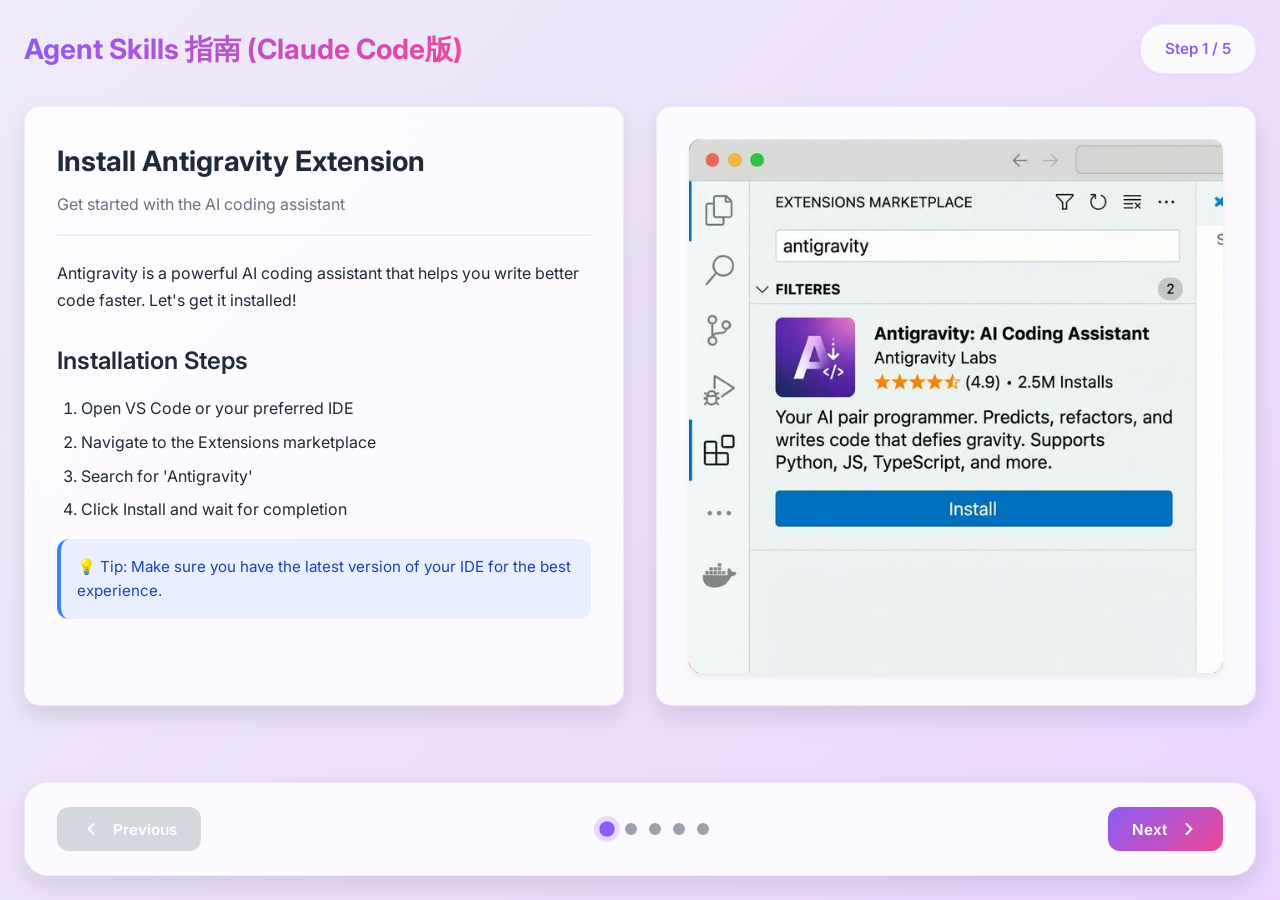
<file: example/agent-skill-claude/index.html>
<!doctype html>
<html lang="zh-CN">
  <head>
    <meta charset="UTF-8" />
    <meta name="viewport" content="width=device-width, initial-scale=1.0" />
    <meta
      name="description"
      content="Agent Skills 指南 - Interactive step-by-step guide for Antigravity"
    />
    <title>Agent Skills 指南 (Claude Code版)</title>

    <!-- Google Fonts -->
    <link rel="preconnect" href="https://fonts.googleapis.com" />
    <link rel="preconnect" href="https://fonts.gstatic.com" crossorigin />
    <link
      href="https://fonts.googleapis.com/css2?family=Inter:wght@300;400;500;600;700&family=JetBrains+Mono:wght@400;500&display=swap"
      rel="stylesheet"
    />

    <!-- Styles -->
    <link rel="stylesheet" href="styles.css" />
  </head>
  <body>
    <div class="app-shell">
      <!-- Header -->
      <header class="header">
        <div class="header-content">
          <h1 class="app-title">Agent Skills 指南 (Claude Code版)</h1>
          <div class="step-counter" id="stepCounter" aria-live="polite">
            <span
              >Step <span id="currentStepNum">1</span> /
              <span id="totalSteps">5</span></span
            >
          </div>
        </div>
      </header>

      <!-- Main Content -->
      <main class="main-content">
        <div class="content-container">
          <!-- Left Panel: Instructions -->
          <div class="left-panel card" id="leftPanel">
            <div class="panel-header">
              <h2 class="step-title" id="stepTitle">Loading...</h2>
              <p class="step-subtitle" id="stepSubtitle"></p>
            </div>
            <div class="panel-body" id="leftContent">
              <!-- Dynamic content will be inserted here -->
            </div>
          </div>

          <!-- Right Panel: Media -->
          <div class="right-panel card" id="rightPanel">
            <div class="media-container" id="mediaContainer">
              <!-- Dynamic media will be inserted here -->
            </div>
          </div>
        </div>
      </main>

      <!-- Footer Navigation -->
      <footer class="footer">
        <div class="footer-content">
          <!-- Previous Button -->
          <button
            class="nav-button nav-button-prev"
            id="prevButton"
            aria-label="Previous step"
            disabled
          >
            <svg
              width="20"
              height="20"
              viewBox="0 0 20 20"
              fill="none"
              xmlns="http://www.w3.org/2000/svg"
            >
              <path
                d="M12.5 15L7.5 10L12.5 5"
                stroke="currentColor"
                stroke-width="2"
                stroke-linecap="round"
                stroke-linejoin="round"
              />
            </svg>
            <span>Previous</span>
          </button>

          <!-- Step Dots -->
          <div
            class="step-dots"
            id="stepDots"
            role="tablist"
            aria-label="Step navigation"
          >
            <!-- Dynamic dots will be inserted here -->
          </div>

          <!-- Next Button -->
          <button
            class="nav-button nav-button-next"
            id="nextButton"
            aria-label="Next step"
          >
            <span>Next</span>
            <svg
              width="20"
              height="20"
              viewBox="0 0 20 20"
              fill="none"
              xmlns="http://www.w3.org/2000/svg"
            >
              <path
                d="M7.5 15L12.5 10L7.5 5"
                stroke="currentColor"
                stroke-width="2"
                stroke-linecap="round"
                stroke-linejoin="round"
              />
            </svg>
          </button>
        </div>
      </footer>
    </div>

    <!-- Scripts -->
    <script src="steps.js"></script>
    <script src="app.js"></script>
  </body>
</html>
</file>
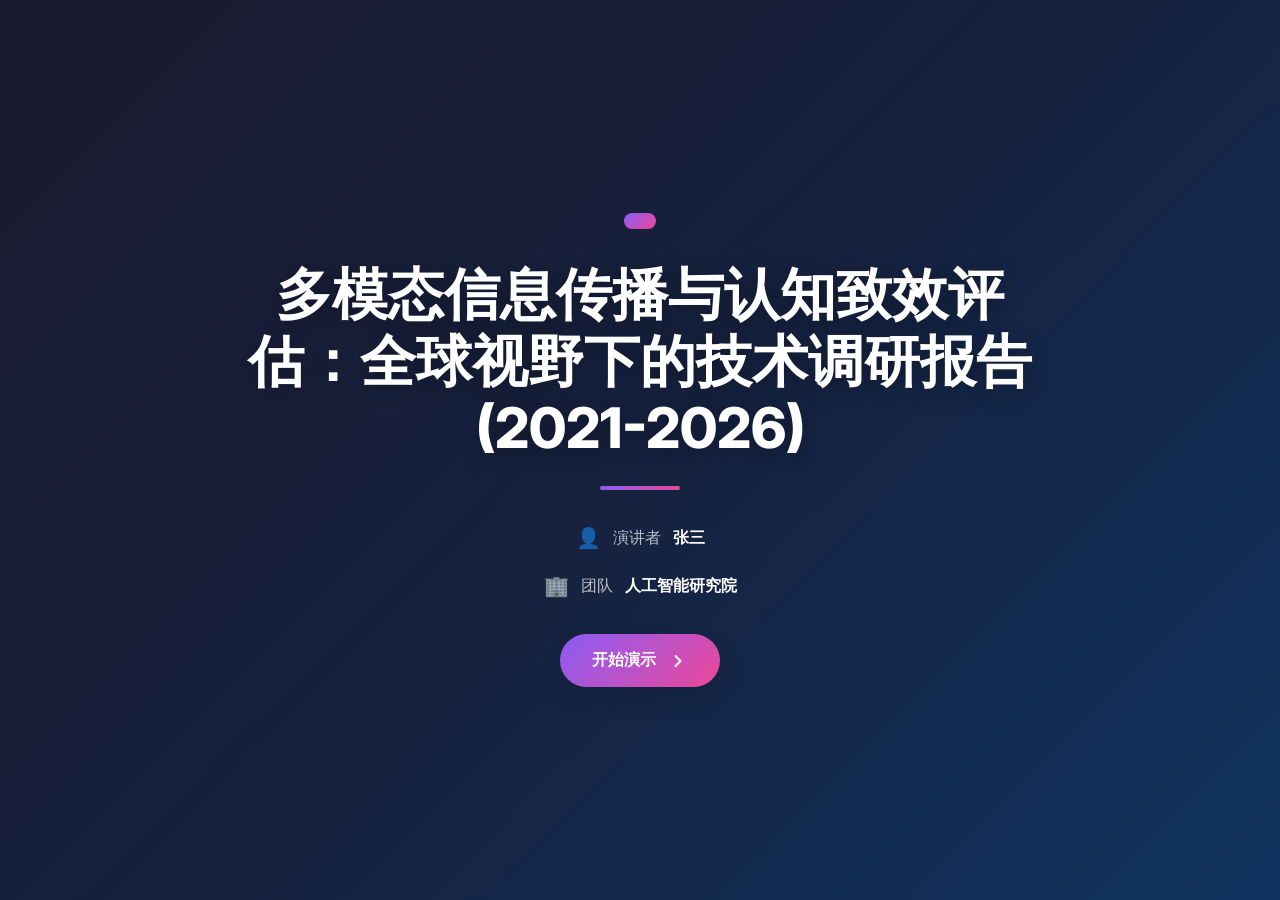
<file: example/POA3/index.html>
<!doctype html>
<html lang="zh-CN">
  <head>
    <meta charset="UTF-8" />
    <meta name="viewport" content="width=device-width, initial-scale=1.0" />
    <meta name="description" content="多模态信息传播与认知致效评估：全球视野下的技术调研报告 (2021-2026) - Interactive step-by-step guide" />
    <title>多模态信息传播与认知致效评估：全球视野下的技术调研报告 (2021-2026)</title>

    <!-- Google Fonts -->
    <link rel="preconnect" href="https://fonts.googleapis.com" />
    <link rel="preconnect" href="https://fonts.gstatic.com" crossorigin />
    <link href="https://fonts.googleapis.com/css2?family=Inter:wght@300;400;500;600;700&family=JetBrains+Mono:wght@400;500&display=swap" rel="stylesheet" />

    <!-- Styles -->
    <link rel="stylesheet" href="styles.css" />
  </head>
  <body>
    <div class="app-shell">
      <!-- Cover Slide -->
      <div class="cover-slide" id="coverSlide">
        <div class="cover-content">
          <div class="cover-badge" id="coverBadge"></div>
          <h1 class="cover-title" id="coverTitle">多模态信息传播与认知致效评估：全球视野下的技术调研报告 (2021-2026)</h1>
          <div class="cover-divider"></div>
          <div class="cover-meta">
            <div class="cover-meta-item" id="coverSpeakerRow">
              <span class="cover-meta-icon">👤</span>
              <span class="cover-meta-label">演讲者</span>
              <span class="cover-meta-value" id="coverSpeaker"></span>
            </div>
            <div class="cover-meta-item" id="coverTeamRow">
              <span class="cover-meta-icon">🏢</span>
              <span class="cover-meta-label">团队</span>
              <span class="cover-meta-value" id="coverTeam"></span>
            </div>
          </div>
        </div>
        <button class="cover-start-btn" id="coverStartBtn">
          <span>开始演示</span>
          <svg width="20" height="20" viewBox="0 0 20 20" fill="none">
            <path d="M7.5 15L12.5 10L7.5 5" stroke="currentColor" stroke-width="2" stroke-linecap="round" stroke-linejoin="round"/>
          </svg>
        </button>
      </div>

      <!-- Header -->
      <header class="header">
        <div class="header-content">
          <h1 class="app-title">多模态信息传播与认知致效评估：全球视野下的技术调研报告 (2021-2026)</h1>
          <div class="step-counter" id="stepCounter" aria-live="polite">
            <span>Step <span id="currentStepNum">1</span> / <span id="totalSteps">9</span></span>
          </div>
        </div>
      </header>

      <!-- Main Content -->
      <main class="main-content">
        <div class="content-container">
          <!-- Left Panel: Instructions -->
          <div class="left-panel card" id="leftPanel">
            <div class="panel-header">
              <h2 class="step-title" id="stepTitle">Loading...</h2>
              <p class="step-subtitle" id="stepSubtitle"></p>
            </div>
            <div class="panel-body" id="leftContent"></div>
            <div class="key-points" id="keyPoints">
              <div class="key-points-header">
                <span class="key-points-icon" id="keyPointsIcon"></span>
                <h3 class="key-points-title" id="keyPointsTitle">Key Points</h3>
              </div>
              <ul class="key-points-list" id="keyPointsList"></ul>
            </div>
          </div>

          <!-- Right Panel: Media -->
          <div class="right-panel card" id="rightPanel">
            <div class="media-container" id="mediaContainer"></div>
          </div>
        </div>
      </main>

      <!-- Footer Navigation -->
      <footer class="footer">
        <div class="footer-content">
          <button class="nav-button nav-button-prev" id="prevButton" aria-label="Previous step" disabled>
            <svg width="20" height="20" viewBox="0 0 20 20" fill="none">
              <path d="M12.5 15L7.5 10L12.5 5" stroke="currentColor" stroke-width="2" stroke-linecap="round" stroke-linejoin="round"/>
            </svg>
            <span>Previous</span>
          </button>

          <div class="step-dots" id="stepDots" role="tablist" aria-label="Step navigation"></div>

          <button class="nav-button nav-button-next" id="nextButton" aria-label="Next step">
            <span>Next</span>
            <svg width="20" height="20" viewBox="0 0 20 20" fill="none">
              <path d="M7.5 15L12.5 10L7.5 5" stroke="currentColor" stroke-width="2" stroke-linecap="round" stroke-linejoin="round"/>
            </svg>
          </button>
        </div>
      </footer>
    </div>

    <!-- Scripts -->
    <script src="steps.js"></script>
    <script src="app.js"></script>
  </body>
</html>
</file>
<file: example/agent-skill-claude/styles.css>
:root {
  /* Color Palette */
  --bg-primary: #f0ebf8;
  --bg-secondary: #ffffff;
  --bg-card: rgba(255, 255, 255, 0.85);
  --bg-card-hover: rgba(255, 255, 255, 0.95);

  --accent-primary: #8b5cf6;
  --accent-secondary: #ec4899;
  --accent-success: #10b981;
  --accent-warning: #f59e0b;
  --accent-info: #3b82f6;

  --text-primary: #1f2937;
  --text-secondary: #6b7280;
  --text-muted: #9ca3af;

  --border-color: rgba(139, 92, 246, 0.1);
  --shadow-sm: 0 1px 3px rgba(0, 0, 0, 0.05);
  --shadow-md: 0 4px 6px rgba(0, 0, 0, 0.07);
  --shadow-lg: 0 10px 25px rgba(0, 0, 0, 0.1);
  --shadow-xl: 0 20px 40px rgba(0, 0, 0, 0.12);

  /* Typography */
  --font-sans:
    "Inter", -apple-system, BlinkMacSystemFont, "Segoe UI", sans-serif;
  --font-mono: "JetBrains Mono", "Courier New", monospace;

  /* Spacing */
  --spacing-xs: 0.5rem;
  --spacing-sm: 0.75rem;
  --spacing-md: 1rem;
  --spacing-lg: 1.5rem;
  --spacing-xl: 2rem;
  --spacing-2xl: 3rem;

  /* Border Radius */
  --radius-sm: 0.5rem;
  --radius-md: 0.75rem;
  --radius-lg: 1rem;
  --radius-xl: 1.5rem;

  /* Transitions */
  --transition-fast: 150ms cubic-bezier(0.4, 0, 0.2, 1);
  --transition-base: 250ms cubic-bezier(0.4, 0, 0.2, 1);
  --transition-slow: 350ms cubic-bezier(0.4, 0, 0.2, 1);
}

/* Reset & Base Styles */
* {
  margin: 0;
  padding: 0;
  box-sizing: border-box;
}

body {
  font-family: var(--font-sans);
  background: linear-gradient(135deg, #f0ebf8 0%, #e9d5ff 100%);
  color: var(--text-primary);
  line-height: 1.6;
  min-height: 100vh;
  overflow-x: hidden;
}

/* App Shell */
.app-shell {
  display: flex;
  flex-direction: column;
  min-height: 100vh;
  max-width: 1400px;
  margin: 0 auto;
  padding: var(--spacing-lg);
}

/* Header */
.header {
  margin-bottom: var(--spacing-xl);
  animation: slideDown 0.5s var(--transition-base);
}

.header-content {
  display: flex;
  justify-content: space-between;
  align-items: center;
  flex-wrap: wrap;
  gap: var(--spacing-md);
}

.app-title {
  font-size: 1.75rem;
  font-weight: 700;
  background: linear-gradient(
    135deg,
    var(--accent-primary),
    var(--accent-secondary)
  );
  -webkit-background-clip: text;
  -webkit-text-fill-color: transparent;
  background-clip: text;
}

.step-counter {
  background: var(--bg-card);
  backdrop-filter: blur(10px);
  border: 1px solid var(--border-color);
  padding: var(--spacing-sm) var(--spacing-lg);
  border-radius: var(--radius-xl);
  font-weight: 600;
  font-size: 0.95rem;
  color: var(--accent-primary);
  box-shadow: var(--shadow-sm);
  transition: all var(--transition-base);
}

.step-counter:hover {
  transform: translateY(-2px);
  box-shadow: var(--shadow-md);
}

/* Main Content */
.main-content {
  flex: 1;
  margin-bottom: var(--spacing-xl);
}

.content-container {
  display: grid;
  grid-template-columns: 1fr 1fr;
  gap: var(--spacing-xl);
  animation: fadeIn 0.6s var(--transition-base);
}

/* Card Styles */
.card {
  background: var(--bg-card);
  backdrop-filter: blur(20px);
  border: 1px solid var(--border-color);
  border-radius: var(--radius-lg);
  padding: var(--spacing-xl);
  box-shadow: var(--shadow-lg);
  transition: all var(--transition-base);
  overflow: hidden;
}

.card:hover {
  box-shadow: var(--shadow-xl);
  border-color: rgba(139, 92, 246, 0.2);
}

/* Left Panel */
.left-panel {
  display: flex;
  flex-direction: column;
  gap: var(--spacing-lg);
}

.panel-header {
  border-bottom: 2px solid var(--border-color);
  padding-bottom: var(--spacing-md);
}

.step-title {
  font-size: 1.75rem;
  font-weight: 700;
  color: var(--text-primary);
  margin-bottom: var(--spacing-xs);
}

.step-subtitle {
  font-size: 1rem;
  color: var(--text-secondary);
  font-weight: 400;
}

.panel-body {
  display: flex;
  flex-direction: column;
  gap: var(--spacing-md);
}

/* Content Block Styles */
.content-paragraph {
  color: var(--text-primary);
  font-size: 1rem;
  line-height: 1.7;
}

.content-heading {
  font-weight: 600;
  color: var(--text-primary);
  margin-top: var(--spacing-sm);
}

.content-heading.h2 {
  font-size: 1.5rem;
}

.content-heading.h3 {
  font-size: 1.25rem;
}

.content-list {
  padding-left: var(--spacing-lg);
  display: flex;
  flex-direction: column;
  gap: var(--spacing-xs);
}

.content-list li {
  color: var(--text-primary);
  line-height: 1.6;
}

.content-list.ordered {
  list-style-type: decimal;
}

.content-list.unordered {
  list-style-type: disc;
}

/* Callout Styles */
.callout {
  padding: var(--spacing-md);
  border-radius: var(--radius-md);
  border-left: 4px solid;
  font-size: 0.95rem;
  line-height: 1.6;
}

.callout.info {
  background: rgba(59, 130, 246, 0.1);
  border-color: var(--accent-info);
  color: #1e40af;
}

.callout.warning {
  background: rgba(245, 158, 11, 0.1);
  border-color: var(--accent-warning);
  color: #92400e;
}

.callout.success {
  background: rgba(16, 185, 129, 0.1);
  border-color: var(--accent-success);
  color: #065f46;
}

/* Code Tabs */
.code-tabs {
  border: 1px solid var(--border-color);
  border-radius: var(--radius-md);
  overflow: hidden;
  background: var(--bg-secondary);
}

.tab-buttons {
  display: flex;
  background: rgba(139, 92, 246, 0.05);
  border-bottom: 1px solid var(--border-color);
}

.tab-button {
  flex: 1;
  padding: var(--spacing-sm) var(--spacing-md);
  border: none;
  background: transparent;
  color: var(--text-secondary);
  font-family: var(--font-sans);
  font-size: 0.9rem;
  font-weight: 500;
  cursor: pointer;
  transition: all var(--transition-fast);
  border-right: 1px solid var(--border-color);
}

.tab-button:last-child {
  border-right: none;
}

.tab-button.active {
  background: var(--bg-secondary);
  color: var(--accent-primary);
  font-weight: 600;
}

.tab-button:hover:not(.active) {
  background: rgba(139, 92, 246, 0.08);
  color: var(--text-primary);
}

.tab-content {
  display: none;
  position: relative;
}

.tab-content.active {
  display: block;
}

.code-block {
  position: relative;
}

.code-block pre {
  margin: 0;
  padding: var(--spacing-md);
  overflow-x: auto;
  font-family: var(--font-mono);
  font-size: 0.9rem;
  line-height: 1.6;
  background: #1f2937;
  color: #e5e7eb;
}

.copy-button {
  position: absolute;
  top: var(--spacing-sm);
  right: var(--spacing-sm);
  padding: var(--spacing-xs) var(--spacing-sm);
  background: rgba(255, 255, 255, 0.1);
  border: 1px solid rgba(255, 255, 255, 0.2);
  border-radius: var(--radius-sm);
  color: #e5e7eb;
  font-family: var(--font-sans);
  font-size: 0.8rem;
  cursor: pointer;
  transition: all var(--transition-fast);
}

.copy-button:hover {
  background: rgba(255, 255, 255, 0.2);
}

.copy-button.copied {
  background: var(--accent-success);
  border-color: var(--accent-success);
}

/* Right Panel */
.right-panel {
  display: flex;
  align-items: center;
  justify-content: center;
  min-height: 400px;
}

.media-container {
  width: 100%;
  height: 100%;
  display: flex;
  align-items: center;
  justify-content: center;
}

.media-image,
.media-video {
  max-width: 100%;
  height: auto;
  border-radius: var(--radius-md);
  box-shadow: var(--shadow-md);
}

.media-iframe {
  width: 100%;
  height: 500px;
  border: none;
  border-radius: var(--radius-md);
  box-shadow: var(--shadow-md);
}

.media-placeholder {
  width: 100%;
  height: 400px;
  display: flex;
  align-items: center;
  justify-content: center;
  background: linear-gradient(
    135deg,
    rgba(139, 92, 246, 0.1),
    rgba(236, 72, 153, 0.1)
  );
  border-radius: var(--radius-md);
  color: var(--text-muted);
  font-size: 1.1rem;
  font-weight: 500;
}

/* Footer */
.footer {
  animation: slideUp 0.5s var(--transition-base);
}

.footer-content {
  display: flex;
  justify-content: space-between;
  align-items: center;
  gap: var(--spacing-lg);
  background: var(--bg-card);
  backdrop-filter: blur(20px);
  border: 1px solid var(--border-color);
  border-radius: var(--radius-xl);
  padding: var(--spacing-lg) var(--spacing-xl);
  box-shadow: var(--shadow-lg);
}

/* Navigation Buttons */
.nav-button {
  display: flex;
  align-items: center;
  gap: var(--spacing-sm);
  padding: var(--spacing-sm) var(--spacing-lg);
  background: linear-gradient(
    135deg,
    var(--accent-primary),
    var(--accent-secondary)
  );
  color: white;
  border: none;
  border-radius: var(--radius-md);
  font-family: var(--font-sans);
  font-size: 0.95rem;
  font-weight: 600;
  cursor: pointer;
  transition: all var(--transition-base);
  box-shadow: var(--shadow-sm);
}

.nav-button:hover:not(:disabled) {
  transform: translateY(-2px);
  box-shadow: var(--shadow-md);
}

.nav-button:active:not(:disabled) {
  transform: translateY(0);
}

.nav-button:disabled {
  opacity: 0.4;
  cursor: not-allowed;
  background: var(--text-muted);
}

/* Step Dots */
.step-dots {
  display: flex;
  gap: var(--spacing-sm);
  align-items: center;
}

.step-dot {
  width: 12px;
  height: 12px;
  border-radius: 50%;
  background: var(--text-muted);
  border: 2px solid transparent;
  cursor: pointer;
  transition: all var(--transition-base);
}

.step-dot:hover {
  transform: scale(1.2);
  background: var(--accent-primary);
}

.step-dot.active {
  background: var(--accent-primary);
  transform: scale(1.3);
  box-shadow: 0 0 0 4px rgba(139, 92, 246, 0.2);
}

/* Animations */
@keyframes fadeIn {
  from {
    opacity: 0;
    transform: translateY(20px);
  }
  to {
    opacity: 1;
    transform: translateY(0);
  }
}

@keyframes slideDown {
  from {
    opacity: 0;
    transform: translateY(-20px);
  }
  to {
    opacity: 1;
    transform: translateY(0);
  }
}

@keyframes slideUp {
  from {
    opacity: 0;
    transform: translateY(20px);
  }
  to {
    opacity: 1;
    transform: translateY(0);
  }
}

/* Responsive Design */
@media (max-width: 1024px) {
  .content-container {
    grid-template-columns: 1fr;
  }

  .right-panel {
    min-height: 300px;
  }
}

@media (max-width: 768px) {
  .app-shell {
    padding: var(--spacing-md);
  }

  .app-title {
    font-size: 1.25rem;
  }

  .step-counter {
    font-size: 0.85rem;
    padding: var(--spacing-xs) var(--spacing-md);
  }

  .card {
    padding: var(--spacing-lg);
  }

  .step-title {
    font-size: 1.5rem;
  }

  .footer-content {
    padding: var(--spacing-md);
    gap: var(--spacing-md);
  }

  .nav-button span {
    display: none;
  }

  .nav-button {
    padding: var(--spacing-sm);
  }
}

@media (max-width: 480px) {
  .step-dots {
    gap: var(--spacing-xs);
  }

  .step-dot {
    width: 10px;
    height: 10px;
  }
}
</file>
<file: example/POA3/styles.css>
:root {
  /* Color Palette */
  --bg-primary: #f0ebf8;
  --bg-secondary: #ffffff;
  --bg-card: rgba(255, 255, 255, 0.85);
  --bg-card-hover: rgba(255, 255, 255, 0.95);

  --accent-primary: #8b5cf6;
  --accent-secondary: #ec4899;
  --accent-success: #10b981;
  --accent-warning: #f59e0b;
  --accent-info: #3b82f6;

  --text-primary: #1f2937;
  --text-secondary: #6b7280;
  --text-muted: #9ca3af;

  --border-color: rgba(139, 92, 246, 0.1);
  --shadow-sm: 0 1px 3px rgba(0, 0, 0, 0.05);
  --shadow-md: 0 4px 6px rgba(0, 0, 0, 0.07);
  --shadow-lg: 0 10px 25px rgba(0, 0, 0, 0.1);
  --shadow-xl: 0 20px 40px rgba(0, 0, 0, 0.12);

  /* Typography */
  --font-sans: "Inter", -apple-system, BlinkMacSystemFont, "Segoe UI", sans-serif;
  --font-mono: "JetBrains Mono", "Courier New", monospace;

  /* Spacing */
  --spacing-xs: 0.5rem;
  --spacing-sm: 0.75rem;
  --spacing-md: 1rem;
  --spacing-lg: 1.5rem;
  --spacing-xl: 2rem;
  --spacing-2xl: 3rem;

  /* Border Radius */
  --radius-sm: 0.5rem;
  --radius-md: 0.75rem;
  --radius-lg: 1rem;
  --radius-xl: 1.5rem;

  /* Transitions */
  --transition-fast: 150ms cubic-bezier(0.4, 0, 0.2, 1);
  --transition-base: 250ms cubic-bezier(0.4, 0, 0.2, 1);
  --transition-slow: 350ms cubic-bezier(0.4, 0, 0.2, 1);
}

/* Reset & Base Styles */
* {
  margin: 0;
  padding: 0;
  box-sizing: border-box;
}

body {
  font-family: var(--font-sans);
  background: linear-gradient(135deg, #f0ebf8 0%, #e9d5ff 100%);
  color: var(--text-primary);
  line-height: 1.6;
  min-height: 100vh;
  overflow-x: hidden;
}

/* Cover Slide - Full screen hero style */
.cover-slide {
  position: fixed;
  top: 0;
  left: 0;
  right: 0;
  bottom: 0;
  background: linear-gradient(135deg, #1a1a2e 0%, #16213e 50%, #0f3460 100%);
  display: flex;
  flex-direction: column;
  align-items: center;
  justify-content: center;
  z-index: 1000;
  padding: var(--spacing-xl);
}

.cover-slide.hidden {
  display: none;
}

.cover-content {
  text-align: center;
  max-width: 800px;
  animation: coverFadeIn 0.8s ease-out;
}

@keyframes coverFadeIn {
  from {
    opacity: 0;
    transform: translateY(30px);
  }
  to {
    opacity: 1;
    transform: translateY(0);
  }
}

.cover-badge {
  display: inline-block;
  padding: var(--spacing-xs) var(--spacing-md);
  background: linear-gradient(135deg, var(--accent-primary), var(--accent-secondary));
  color: white;
  font-size: 0.75rem;
  font-weight: 600;
  text-transform: uppercase;
  letter-spacing: 0.1em;
  border-radius: 50px;
  margin-bottom: var(--spacing-lg);
  animation: coverBadgePop 0.5s ease-out 0.3s both;
}

@keyframes coverBadgePop {
  from {
    opacity: 0;
    transform: scale(0.8);
  }
  to {
    opacity: 1;
    transform: scale(1);
  }
}

.cover-title {
  font-size: 3.5rem;
  font-weight: 800;
  color: #ffffff;
  line-height: 1.2;
  margin-bottom: var(--spacing-lg);
  text-shadow: 0 4px 20px rgba(0, 0, 0, 0.3);
  animation: coverTitleSlide 0.6s ease-out 0.2s both;
}

@keyframes coverTitleSlide {
  from {
    opacity: 0;
    transform: translateX(-20px);
  }
  to {
    opacity: 1;
    transform: translateX(0);
  }
}

.cover-divider {
  width: 80px;
  height: 4px;
  background: linear-gradient(90deg, var(--accent-primary), var(--accent-secondary));
  border-radius: 2px;
  margin: 0 auto var(--spacing-xl);
  animation: coverDividerGrow 0.5s ease-out 0.5s both;
}

@keyframes coverDividerGrow {
  from {
    width: 0;
    opacity: 0;
  }
  to {
    width: 80px;
    opacity: 1;
  }
}

.cover-meta {
  display: flex;
  flex-direction: column;
  gap: var(--spacing-md);
  animation: coverMetaFade 0.5s ease-out 0.7s both;
}

@keyframes coverMetaFade {
  from {
    opacity: 0;
  }
  to {
    opacity: 1;
  }
}

.cover-meta-item {
  display: flex;
  align-items: center;
  justify-content: center;
  gap: var(--spacing-sm);
  font-size: 1rem;
  color: rgba(255, 255, 255, 0.7);
}

.cover-meta-icon {
  font-size: 1.25rem;
}

.cover-meta-label {
  font-weight: 500;
}

.cover-meta-value {
  color: #ffffff;
  font-weight: 600;
}

.cover-start-btn {
  margin-top: var(--spacing-xl);
  display: flex;
  align-items: center;
  gap: var(--spacing-sm);
  padding: var(--spacing-md) var(--spacing-xl);
  background: linear-gradient(135deg, var(--accent-primary), var(--accent-secondary));
  color: white;
  border: none;
  border-radius: 50px;
  font-size: 1rem;
  font-weight: 600;
  cursor: pointer;
  transition: all 0.3s ease;
  box-shadow: var(--shadow-lg);
  animation: coverBtnPulse 2s ease-in-out infinite 1s;
}

@keyframes coverBtnPulse {
  0%, 100% {
    transform: scale(1);
    box-shadow: var(--shadow-lg);
  }
  50% {
    transform: scale(1.05);
    box-shadow: var(--shadow-xl);
  }
}

.cover-start-btn:hover {
  transform: translateY(-2px);
  box-shadow: var(--shadow-xl);
}

.cover-start-btn:active {
  transform: translateY(0);
}

/* App Shell */
.app-shell {
  display: flex;
  flex-direction: column;
  min-height: 100vh;
  max-width: 1400px;
  margin: 0 auto;
  padding: var(--spacing-lg);
}

/* Header */
.header {
  margin-bottom: var(--spacing-xl);
  animation: slideDown 0.5s var(--transition-base);
}

.header-content {
  display: flex;
  justify-content: space-between;
  align-items: center;
  flex-wrap: wrap;
  gap: var(--spacing-md);
}

.app-title {
  font-size: 1.75rem;
  font-weight: 700;
  background: linear-gradient(135deg, var(--accent-primary), var(--accent-secondary));
  -webkit-background-clip: text;
  -webkit-text-fill-color: transparent;
  background-clip: text;
}

.step-counter {
  background: var(--bg-card);
  backdrop-filter: blur(10px);
  border: 1px solid var(--border-color);
  padding: var(--spacing-sm) var(--spacing-lg);
  border-radius: var(--radius-xl);
  font-weight: 600;
  font-size: 0.95rem;
  color: var(--accent-primary);
  box-shadow: var(--shadow-sm);
  transition: all var(--transition-base);
}

.step-counter:hover {
  transform: translateY(-2px);
  box-shadow: var(--shadow-md);
}

/* Main Content */
.main-content {
  flex: 1;
  margin-bottom: var(--spacing-xl);
}

.content-container {
  display: grid;
  grid-template-columns: 1fr 1fr;
  gap: var(--spacing-xl);
  animation: fadeIn 0.6s var(--transition-base);
}

/* Card Styles */
.card {
  background: var(--bg-card);
  backdrop-filter: blur(20px);
  border: 1px solid var(--border-color);
  border-radius: var(--radius-lg);
  padding: var(--spacing-xl);
  box-shadow: var(--shadow-lg);
  transition: all var(--transition-base);
  overflow: hidden;
}

.card:hover {
  box-shadow: var(--shadow-xl);
  border-color: rgba(139, 92, 246, 0.2);
}

/* Left Panel */
.left-panel {
  display: flex;
  flex-direction: column;
  gap: var(--spacing-lg);
}

.panel-header {
  border-bottom: 2px solid var(--border-color);
  padding-bottom: var(--spacing-md);
}

.step-title {
  font-size: 1.75rem;
  font-weight: 700;
  color: var(--text-primary);
  margin-bottom: var(--spacing-xs);
}

.step-subtitle {
  font-size: 1rem;
  color: var(--text-secondary);
  font-weight: 400;
}

.panel-body {
  display: flex;
  flex-direction: column;
  gap: var(--spacing-md);
  flex: 1;
}

/* Key Points */
.key-points {
  background: linear-gradient(135deg, var(--bg-secondary) 0%, rgba(99, 102, 241, 0.08) 100%);
  border: 1px solid rgba(99, 102, 241, 0.2);
  border-radius: var(--radius-lg);
  padding: var(--spacing-md);
  margin-top: auto;
}

.key-points-header {
  display: flex;
  align-items: center;
  gap: var(--spacing-sm);
  margin-bottom: var(--spacing-sm);
}

.key-points-icon {
  font-size: 1.25rem;
  line-height: 1;
}

.key-points-title {
  font-size: 0.875rem;
  font-weight: 700;
  color: var(--primary-color);
  text-transform: uppercase;
  letter-spacing: 0.05em;
  margin: 0;
}

.key-points-list {
  list-style: none;
  padding: 0;
  margin: 0;
  display: flex;
  flex-direction: column;
  gap: var(--spacing-sm);
}

.key-points-list li {
  font-size: 0.8125rem;
  color: var(--text-primary);
  padding-left: var(--spacing-lg);
  position: relative;
  line-height: 1.5;
}

.key-points-list li::before {
  content: "→";
  color: var(--primary-color);
  position: absolute;
  left: 0;
  font-weight: 600;
  font-size: 0.75rem;
}

/* Content Block Styles */
.content-paragraph {
  color: var(--text-primary);
  font-size: 1rem;
  line-height: 1.7;
}

.content-heading {
  font-weight: 600;
  color: var(--text-primary);
  margin-top: var(--spacing-sm);
}

.content-heading.h2 {
  font-size: 1.5rem;
}

.content-heading.h3 {
  font-size: 1.25rem;
}

.content-list {
  padding-left: var(--spacing-lg);
  display: flex;
  flex-direction: column;
  gap: var(--spacing-xs);
}

.content-list li {
  color: var(--text-primary);
  line-height: 1.6;
}

.content-list.ordered {
  list-style-type: decimal;
}

.content-list.unordered {
  list-style-type: disc;
}

/* Callout Styles */
.callout {
  padding: var(--spacing-md);
  border-radius: var(--radius-md);
  border-left: 4px solid;
  font-size: 0.95rem;
  line-height: 1.6;
}

.callout.info {
  background: rgba(59, 130, 246, 0.1);
  border-color: var(--accent-info);
  color: #1e40af;
}

.callout.warning {
  background: rgba(245, 158, 11, 0.1);
  border-color: var(--accent-warning);
  color: #92400e;
}

.callout.success {
  background: rgba(16, 185, 129, 0.1);
  border-color: var(--accent-success);
  color: #065f46;
}

/* Code Tabs */
.code-tabs {
  border: 1px solid var(--border-color);
  border-radius: var(--radius-md);
  overflow: hidden;
  background: var(--bg-secondary);
}

.tab-buttons {
  display: flex;
  background: rgba(139, 92, 246, 0.05);
  border-bottom: 1px solid var(--border-color);
}

.tab-button {
  flex: 1;
  padding: var(--spacing-sm) var(--spacing-md);
  border: none;
  background: transparent;
  color: var(--text-secondary);
  font-family: var(--font-sans);
  font-size: 0.9rem;
  font-weight: 500;
  cursor: pointer;
  transition: all var(--transition-fast);
  border-right: 1px solid var(--border-color);
}

.tab-button:last-child {
  border-right: none;
}

.tab-button.active {
  background: var(--bg-secondary);
  color: var(--accent-primary);
  font-weight: 600;
}

.tab-button:hover:not(.active) {
  background: rgba(139, 92, 246, 0.08);
  color: var(--text-primary);
}

.tab-content {
  display: none;
  position: relative;
}

.tab-content.active {
  display: block;
}

.code-block {
  position: relative;
}

.code-block pre {
  margin: 0;
  padding: var(--spacing-md);
  overflow-x: auto;
  font-family: var(--font-mono);
  font-size: 0.9rem;
  line-height: 1.6;
  background: #1f2937;
  color: #e5e7eb;
}

.copy-button {
  position: absolute;
  top: var(--spacing-sm);
  right: var(--spacing-sm);
  padding: var(--spacing-xs) var(--spacing-sm);
  background: rgba(255, 255, 255, 0.1);
  border: 1px solid rgba(255, 255, 255, 0.2);
  border-radius: var(--radius-sm);
  color: #e5e7eb;
  font-family: var(--font-sans);
  font-size: 0.8rem;
  cursor: pointer;
  transition: all var(--transition-fast);
}

.copy-button:hover {
  background: rgba(255, 255, 255, 0.2);
}

.copy-button.copied {
  background: var(--accent-success);
  border-color: var(--accent-success);
}

/* Right Panel */
.right-panel {
  display: flex;
  align-items: center;
  justify-content: center;
  min-height: 400px;
}

.media-container {
  width: 100%;
  height: 100%;
  display: flex;
  align-items: center;
  justify-content: center;
}

.media-image,
.media-video {
  max-width: 100%;
  height: auto;
  border-radius: var(--radius-md);
  box-shadow: var(--shadow-md);
}

.media-iframe {
  width: 100%;
  height: 500px;
  border: none;
  border-radius: var(--radius-md);
  box-shadow: var(--shadow-md);
}

.media-placeholder {
  width: 100%;
  height: 400px;
  display: flex;
  align-items: center;
  justify-content: center;
  background: linear-gradient(135deg, rgba(139, 92, 246, 0.1), rgba(236, 72, 153, 0.1));
  border-radius: var(--radius-md);
  color: var(--text-muted);
  font-size: 1.1rem;
  font-weight: 500;
}

/* Footer */
.footer {
  animation: slideUp 0.5s var(--transition-base);
}

.footer-content {
  display: flex;
  justify-content: space-between;
  align-items: center;
  gap: var(--spacing-lg);
  background: var(--bg-card);
  backdrop-filter: blur(20px);
  border: 1px solid var(--border-color);
  border-radius: var(--radius-xl);
  padding: var(--spacing-lg) var(--spacing-xl);
  box-shadow: var(--shadow-lg);
}

/* Navigation Buttons */
.nav-button {
  display: flex;
  align-items: center;
  gap: var(--spacing-sm);
  padding: var(--spacing-sm) var(--spacing-lg);
  background: linear-gradient(135deg, var(--accent-primary), var(--accent-secondary));
  color: white;
  border: none;
  border-radius: var(--radius-md);
  font-family: var(--font-sans);
  font-size: 0.95rem;
  font-weight: 600;
  cursor: pointer;
  transition: all var(--transition-base);
  box-shadow: var(--shadow-sm);
}

.nav-button:hover:not(:disabled) {
  transform: translateY(-2px);
  box-shadow: var(--shadow-md);
}

.nav-button:active:not(:disabled) {
  transform: translateY(0);
}

.nav-button:disabled {
  opacity: 0.4;
  cursor: not-allowed;
  background: var(--text-muted);
}

/* Step Dots */
.step-dots {
  display: flex;
  gap: var(--spacing-sm);
  align-items: center;
}

.step-dot {
  width: 12px;
  height: 12px;
  border-radius: 50%;
  background: var(--text-muted);
  border: 2px solid transparent;
  cursor: pointer;
  transition: all var(--transition-base);
}

.step-dot:hover {
  transform: scale(1.2);
  background: var(--accent-primary);
}

.step-dot.active {
  background: var(--accent-primary);
  transform: scale(1.3);
  box-shadow: 0 0 0 4px rgba(139, 92, 246, 0.2);
}

/* Animations */
@keyframes fadeIn {
  from { opacity: 0; transform: translateY(20px); }
  to { opacity: 1; transform: translateY(0); }
}

@keyframes slideDown {
  from { opacity: 0; transform: translateY(-20px); }
  to { opacity: 1; transform: translateY(0); }
}

@keyframes slideUp {
  from { opacity: 0; transform: translateY(20px); }
  to { opacity: 1; transform: translateY(0); }
}

/* Responsive Design */
@media (max-width: 1024px) {
  .content-container {
    grid-template-columns: 1fr;
  }
  .right-panel {
    min-height: 300px;
  }
}

@media (max-width: 768px) {
  .app-shell {
    padding: var(--spacing-md);
  }
  .app-title {
    font-size: 1.25rem;
  }
  .step-counter {
    font-size: 0.85rem;
    padding: var(--spacing-xs) var(--spacing-md);
  }
  .card {
    padding: var(--spacing-lg);
  }
  .step-title {
    font-size: 1.5rem;
  }
  .footer-content {
    padding: var(--spacing-md);
    gap: var(--spacing-md);
  }
  .nav-button span {
    display: none;
  }
  .nav-button {
    padding: var(--spacing-sm);
  }
}

@media (max-width: 480px) {
  .step-dots {
    gap: var(--spacing-xs);
  }
  .step-dot {
    width: 10px;
    height: 10px;
  }
}
</file>
